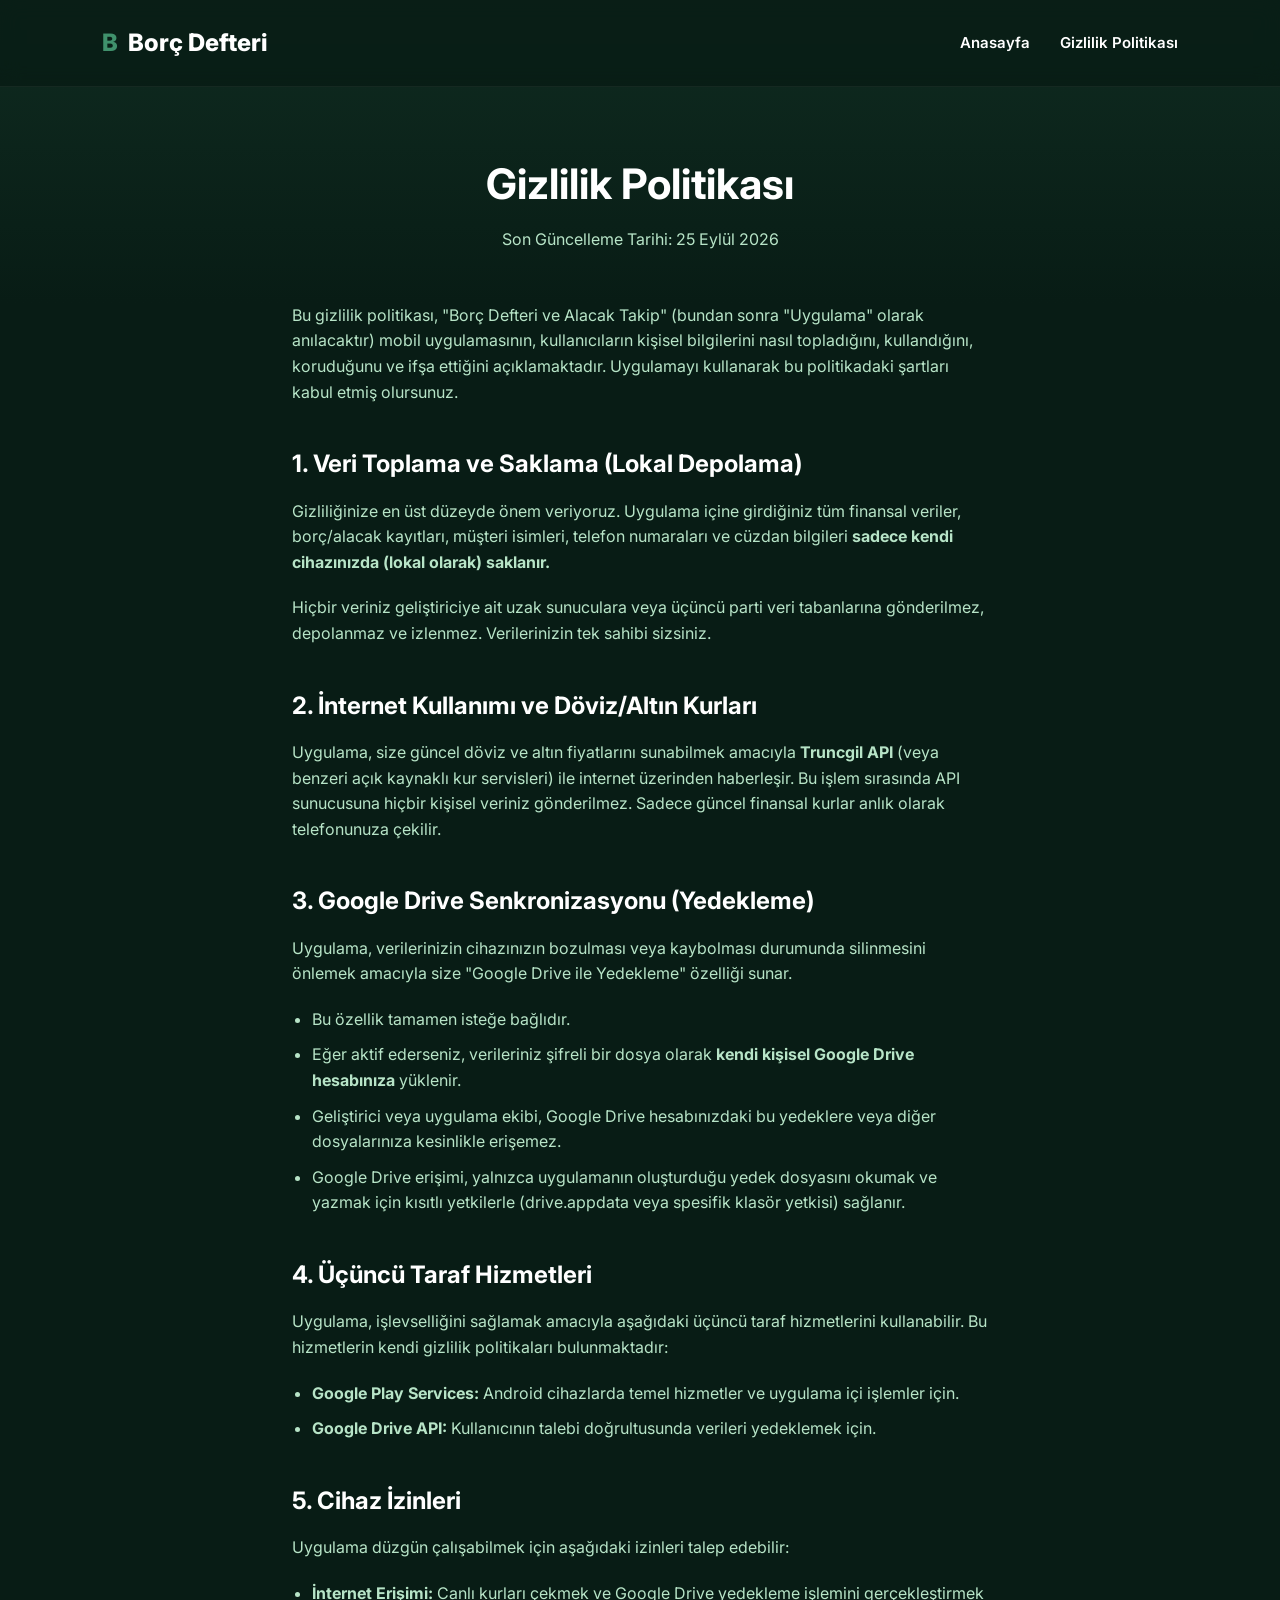
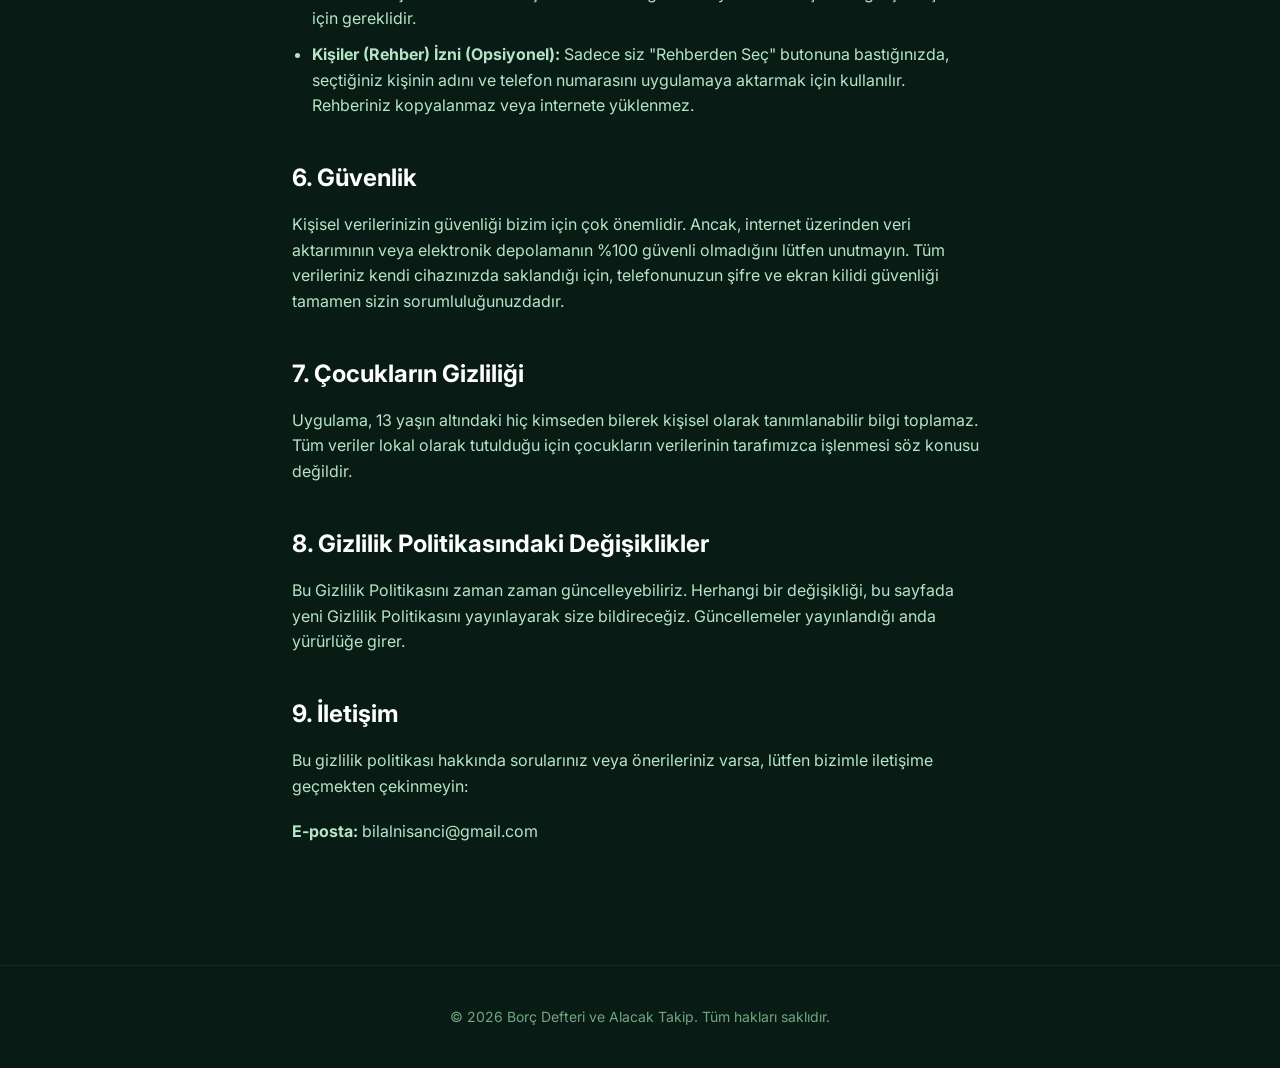
<file: privacy.html>
<!DOCTYPE html>
<html lang="tr">
<head>
    <meta charset="UTF-8">
    <meta name="viewport" content="width=device-width, initial-scale=1.0">
    <title>Gizlilik Politikası | Borç Defteri ve Alacak Takip</title>
    <meta name="description" content="Borç Defteri ve Alacak Takip uygulaması Gizlilik Politikası">
    <link rel="stylesheet" href="style.css">
</head>
<body>

    <header>
        <div class="logo">
            <span>B</span> Borç Defteri
        </div>
        <nav>
            <ul>
                <li><a href="index.html">Anasayfa</a></li>
                <li><a href="privacy.html">Gizlilik Politikası</a></li>
            </ul>
        </nav>
    </header>

    <div class="page-header">
        <h1>Gizlilik Politikası</h1>
        <p style="color: #B7E4C7;">Son Güncelleme Tarihi: 25 Eylül 2026</p>
    </div>

    <section class="privacy-content">
        <p>Bu gizlilik politikası, "Borç Defteri ve Alacak Takip" (bundan sonra "Uygulama" olarak anılacaktır) mobil uygulamasının, kullanıcıların kişisel bilgilerini nasıl topladığını, kullandığını, koruduğunu ve ifşa ettiğini açıklamaktadır. Uygulamayı kullanarak bu politikadaki şartları kabul etmiş olursunuz.</p>

        <h2>1. Veri Toplama ve Saklama (Lokal Depolama)</h2>
        <p>Gizliliğinize en üst düzeyde önem veriyoruz. Uygulama içine girdiğiniz tüm finansal veriler, borç/alacak kayıtları, müşteri isimleri, telefon numaraları ve cüzdan bilgileri <strong>sadece kendi cihazınızda (lokal olarak) saklanır.</strong></p>
        <p>Hiçbir veriniz geliştiriciye ait uzak sunuculara veya üçüncü parti veri tabanlarına gönderilmez, depolanmaz ve izlenmez. Verilerinizin tek sahibi sizsiniz.</p>

        <h2>2. İnternet Kullanımı ve Döviz/Altın Kurları</h2>
        <p>Uygulama, size güncel döviz ve altın fiyatlarını sunabilmek amacıyla <strong>Truncgil API</strong> (veya benzeri açık kaynaklı kur servisleri) ile internet üzerinden haberleşir. Bu işlem sırasında API sunucusuna hiçbir kişisel veriniz gönderilmez. Sadece güncel finansal kurlar anlık olarak telefonunuza çekilir.</p>

        <h2>3. Google Drive Senkronizasyonu (Yedekleme)</h2>
        <p>Uygulama, verilerinizin cihazınızın bozulması veya kaybolması durumunda silinmesini önlemek amacıyla size "Google Drive ile Yedekleme" özelliği sunar.</p>
        <ul>
            <li>Bu özellik tamamen isteğe bağlıdır.</li>
            <li>Eğer aktif ederseniz, verileriniz şifreli bir dosya olarak <strong>kendi kişisel Google Drive hesabınıza</strong> yüklenir.</li>
            <li>Geliştirici veya uygulama ekibi, Google Drive hesabınızdaki bu yedeklere veya diğer dosyalarınıza kesinlikle erişemez.</li>
            <li>Google Drive erişimi, yalnızca uygulamanın oluşturduğu yedek dosyasını okumak ve yazmak için kısıtlı yetkilerle (drive.appdata veya spesifik klasör yetkisi) sağlanır.</li>
        </ul>

        <h2>4. Üçüncü Taraf Hizmetleri</h2>
        <p>Uygulama, işlevselliğini sağlamak amacıyla aşağıdaki üçüncü taraf hizmetlerini kullanabilir. Bu hizmetlerin kendi gizlilik politikaları bulunmaktadır:</p>
        <ul>
            <li><strong>Google Play Services:</strong> Android cihazlarda temel hizmetler ve uygulama içi işlemler için.</li>
            <li><strong>Google Drive API:</strong> Kullanıcının talebi doğrultusunda verileri yedeklemek için.</li>
        </ul>

        <h2>5. Cihaz İzinleri</h2>
        <p>Uygulama düzgün çalışabilmek için aşağıdaki izinleri talep edebilir:</p>
        <ul>
            <li><strong>İnternet Erişimi:</strong> Canlı kurları çekmek ve Google Drive yedekleme işlemini gerçekleştirmek için gereklidir.</li>
            <li><strong>Kişiler (Rehber) İzni (Opsiyonel):</strong> Sadece siz "Rehberden Seç" butonuna bastığınızda, seçtiğiniz kişinin adını ve telefon numarasını uygulamaya aktarmak için kullanılır. Rehberiniz kopyalanmaz veya internete yüklenmez.</li>
        </ul>

        <h2>6. Güvenlik</h2>
        <p>Kişisel verilerinizin güvenliği bizim için çok önemlidir. Ancak, internet üzerinden veri aktarımının veya elektronik depolamanın %100 güvenli olmadığını lütfen unutmayın. Tüm verileriniz kendi cihazınızda saklandığı için, telefonunuzun şifre ve ekran kilidi güvenliği tamamen sizin sorumluluğunuzdadır.</p>

        <h2>7. Çocukların Gizliliği</h2>
        <p>Uygulama, 13 yaşın altındaki hiç kimseden bilerek kişisel olarak tanımlanabilir bilgi toplamaz. Tüm veriler lokal olarak tutulduğu için çocukların verilerinin tarafımızca işlenmesi söz konusu değildir.</p>

        <h2>8. Gizlilik Politikasındaki Değişiklikler</h2>
        <p>Bu Gizlilik Politikasını zaman zaman güncelleyebiliriz. Herhangi bir değişikliği, bu sayfada yeni Gizlilik Politikasını yayınlayarak size bildireceğiz. Güncellemeler yayınlandığı anda yürürlüğe girer.</p>

        <h2>9. İletişim</h2>
        <p>Bu gizlilik politikası hakkında sorularınız veya önerileriniz varsa, lütfen bizimle iletişime geçmekten çekinmeyin:</p>
        <p><strong>E-posta:</strong> bilalnisanci@gmail.com <em></em></p>
    </section>

    <footer>
        <p>&copy; 2026 Borç Defteri ve Alacak Takip. Tüm hakları saklıdır.</p>
    </footer>

</body>
</html>
</file>
<file: style.css>
@import url('https://fonts.googleapis.com/css2?family=Inter:wght@300;400;600;700;800&display=swap');

:root {
  --primary: #2D6A4F; /* App's green */
  --primary-light: #40916C;
  --bg-color: #081C15; /* Dark premium background */
  --surface: #1B4332;
  --text-light: #D8F3DC;
  --text-white: #FFFFFF;
  --accent: #FFD166; /* Gold/Yellow accent */
}

* {
  margin: 0;
  padding: 0;
  box-sizing: border-box;
  font-family: 'Inter', sans-serif;
}

body {
  background-color: var(--bg-color);
  color: var(--text-light);
  line-height: 1.6;
  overflow-x: hidden;
}

a {
  text-decoration: none;
  color: var(--text-white);
  transition: all 0.3s ease;
}

a:hover {
  color: var(--primary-light);
}

/* Navbar */
header {
  display: flex;
  justify-content: space-between;
  align-items: center;
  padding: 24px 8%;
  background: rgba(8, 28, 21, 0.8);
  backdrop-filter: blur(10px);
  position: fixed;
  width: 100%;
  top: 0;
  z-index: 1000;
  border-bottom: 1px solid rgba(255, 255, 255, 0.05);
}

.logo {
  font-size: 24px;
  font-weight: 800;
  color: var(--text-white);
  display: flex;
  align-items: center;
  gap: 10px;
}

.logo span {
  color: var(--primary-light);
}

nav ul {
  list-style: none;
  display: flex;
  gap: 30px;
}

nav ul li a {
  font-weight: 600;
  font-size: 15px;
}

/* Hero Section */
.hero {
  display: flex;
  align-items: center;
  justify-content: space-between;
  padding: 160px 8% 100px;
  min-height: 100vh;
  background: radial-gradient(circle at 80% 20%, var(--primary) 0%, transparent 40%);
}

.hero-text {
  max-width: 50%;
  animation: slideUp 1s cubic-bezier(0.16, 1, 0.3, 1);
}

.hero-text h1 {
  font-size: 56px;
  font-weight: 800;
  color: var(--text-white);
  line-height: 1.1;
  margin-bottom: 24px;
}

.hero-text h1 span {
  background: linear-gradient(90deg, var(--primary-light), var(--accent));
  -webkit-background-clip: text;
  -webkit-text-fill-color: transparent;
}

.hero-text p {
  font-size: 18px;
  margin-bottom: 40px;
  color: #B7E4C7;
  max-width: 90%;
}

.store-buttons {
  display: flex;
  gap: 20px;
}

.store-buttons img {
  height: 54px;
  border-radius: 8px;
  transition: transform 0.3s ease, box-shadow 0.3s ease;
  cursor: pointer;
}

.store-buttons img:hover {
  transform: translateY(-5px);
  box-shadow: 0 10px 20px rgba(45, 106, 79, 0.4);
}

/* Mockup Animation */
.hero-mockup {
  width: 40%;
  position: relative;
  animation: float 6s ease-in-out infinite;
}

.hero-mockup img {
  width: 100%;
  max-width: 350px;
  filter: drop-shadow(0 30px 40px rgba(0,0,0,0.5));
}

/* Features */
.features {
  padding: 100px 8%;
  background-color: #0B251B;
}

.section-title {
  text-align: center;
  font-size: 36px;
  color: var(--text-white);
  margin-bottom: 60px;
}

.features-grid {
  display: grid;
  grid-template-columns: repeat(auto-fit, minmax(280px, 1fr));
  gap: 30px;
}

.feature-card {
  background: rgba(27, 67, 50, 0.4);
  padding: 40px 30px;
  border-radius: 20px;
  border: 1px solid rgba(255, 255, 255, 0.05);
  transition: transform 0.3s ease, background 0.3s ease;
  backdrop-filter: blur(5px);
}

.feature-card:hover {
  transform: translateY(-10px);
  background: rgba(27, 67, 50, 0.8);
}

.feature-icon {
  font-size: 40px;
  margin-bottom: 20px;
}

.feature-card h3 {
  color: var(--text-white);
  font-size: 22px;
  margin-bottom: 15px;
}

/* Privacy Page Specifics */
.page-header {
  padding: 150px 8% 50px;
  background: linear-gradient(180deg, rgba(45, 106, 79, 0.2) 0%, var(--bg-color) 100%);
  text-align: center;
}

.page-header h1 {
  font-size: 42px;
  color: var(--text-white);
  margin-bottom: 10px;
}

.privacy-content {
  padding: 0 8% 100px;
  max-width: 900px;
  margin: 0 auto;
}

.privacy-content h2 {
  color: var(--text-white);
  margin: 40px 0 15px;
  font-size: 24px;
}

.privacy-content p, .privacy-content ul {
  margin-bottom: 20px;
  font-size: 16px;
  color: #B7E4C7;
}

.privacy-content ul {
  padding-left: 20px;
}

.privacy-content li {
  margin-bottom: 10px;
}

/* Footer */
footer {
  text-align: center;
  padding: 40px 8%;
  border-top: 1px solid rgba(255, 255, 255, 0.05);
  color: #74A57F;
  font-size: 14px;
}

/* Animations */
@keyframes slideUp {
  0% { opacity: 0; transform: translateY(40px); }
  100% { opacity: 1; transform: translateY(0); }
}

@keyframes float {
  0% { transform: translateY(0px); }
  50% { transform: translateY(-20px); }
  100% { transform: translateY(0px); }
}

/* Responsive */
@media (max-width: 900px) {
  .hero {
    flex-direction: column;
    text-align: center;
    padding-top: 120px;
  }
  .hero-text {
    max-width: 100%;
    margin-bottom: 60px;
  }
  .hero-text h1 {
    font-size: 40px;
  }
  .store-buttons {
    justify-content: center;
  }
  .hero-mockup {
    width: 80%;
  }
}
</file>
